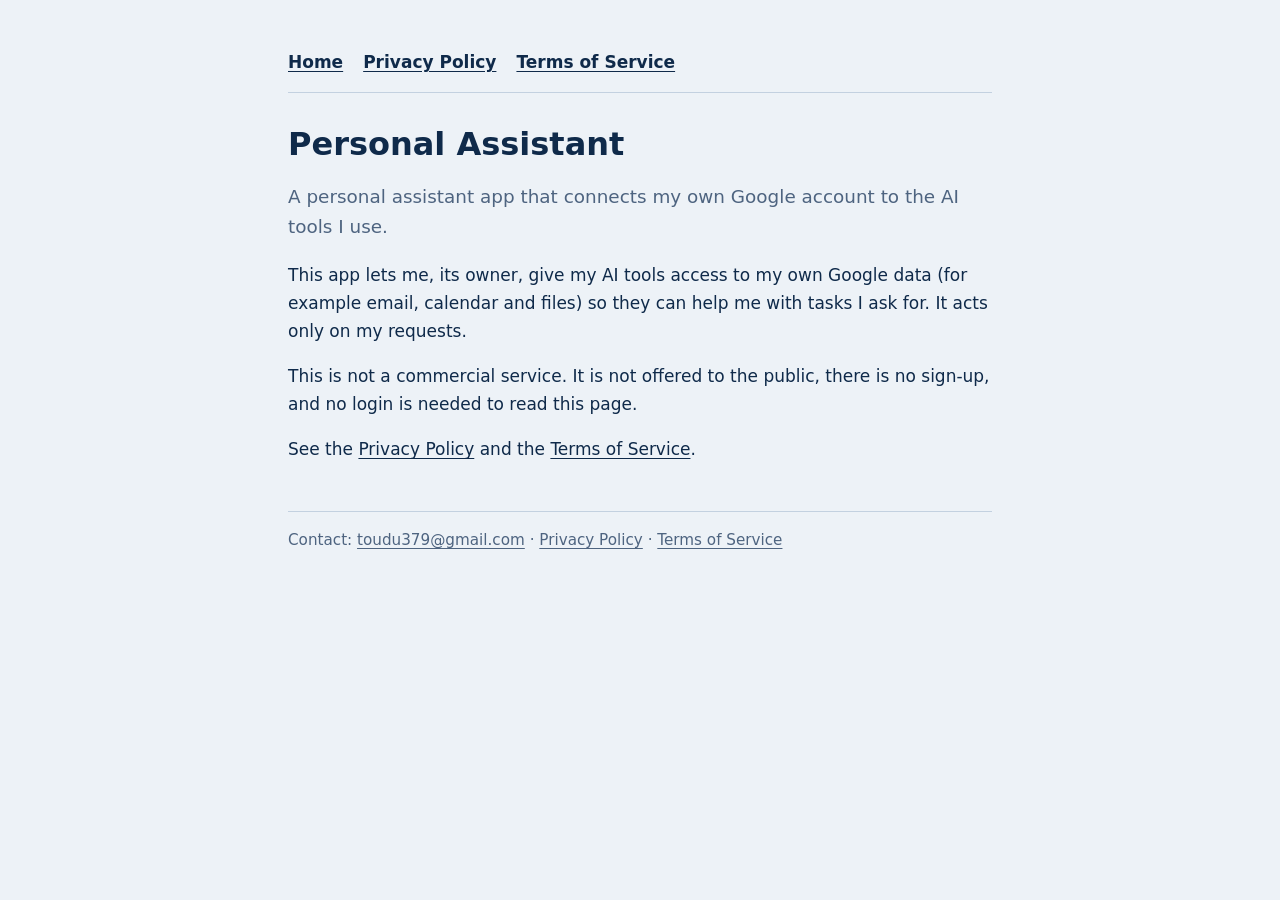
<file: index.html>
<!DOCTYPE html>
<html lang="en">
<head>
  <meta charset="utf-8">
  <meta name="viewport" content="width=device-width, initial-scale=1">
  <title>Personal Assistant</title>
  <meta name="description" content="A personal assistant app that connects its owner's Google account to their AI tools. Not a commercial service.">
  <link rel="stylesheet" href="style.css">
</head>
<body>
<main>
  <nav><a href="/">Home</a><a href="/privacy.html">Privacy Policy</a><a href="/terms.html">Terms of Service</a></nav>
  <h1>Personal Assistant</h1>
  <p class="lede">A personal assistant app that connects my own Google account to the AI tools I use.</p>
  <p>This app lets me, its owner, give my AI tools access to my own Google data (for example email, calendar and files) so they can help me with tasks I ask for. It acts only on my requests.</p>
  <p>This is not a commercial service. It is not offered to the public, there is no sign-up, and no login is needed to read this page.</p>
  <p>See the <a href="/privacy.html">Privacy Policy</a> and the <a href="/terms.html">Terms of Service</a>.</p>
  <footer>Contact: <a href="mailto:toudu379@gmail.com">toudu379@gmail.com</a> · <a href="/privacy.html">Privacy Policy</a> · <a href="/terms.html">Terms of Service</a></footer>
</main>
</body>
</html>
</file>
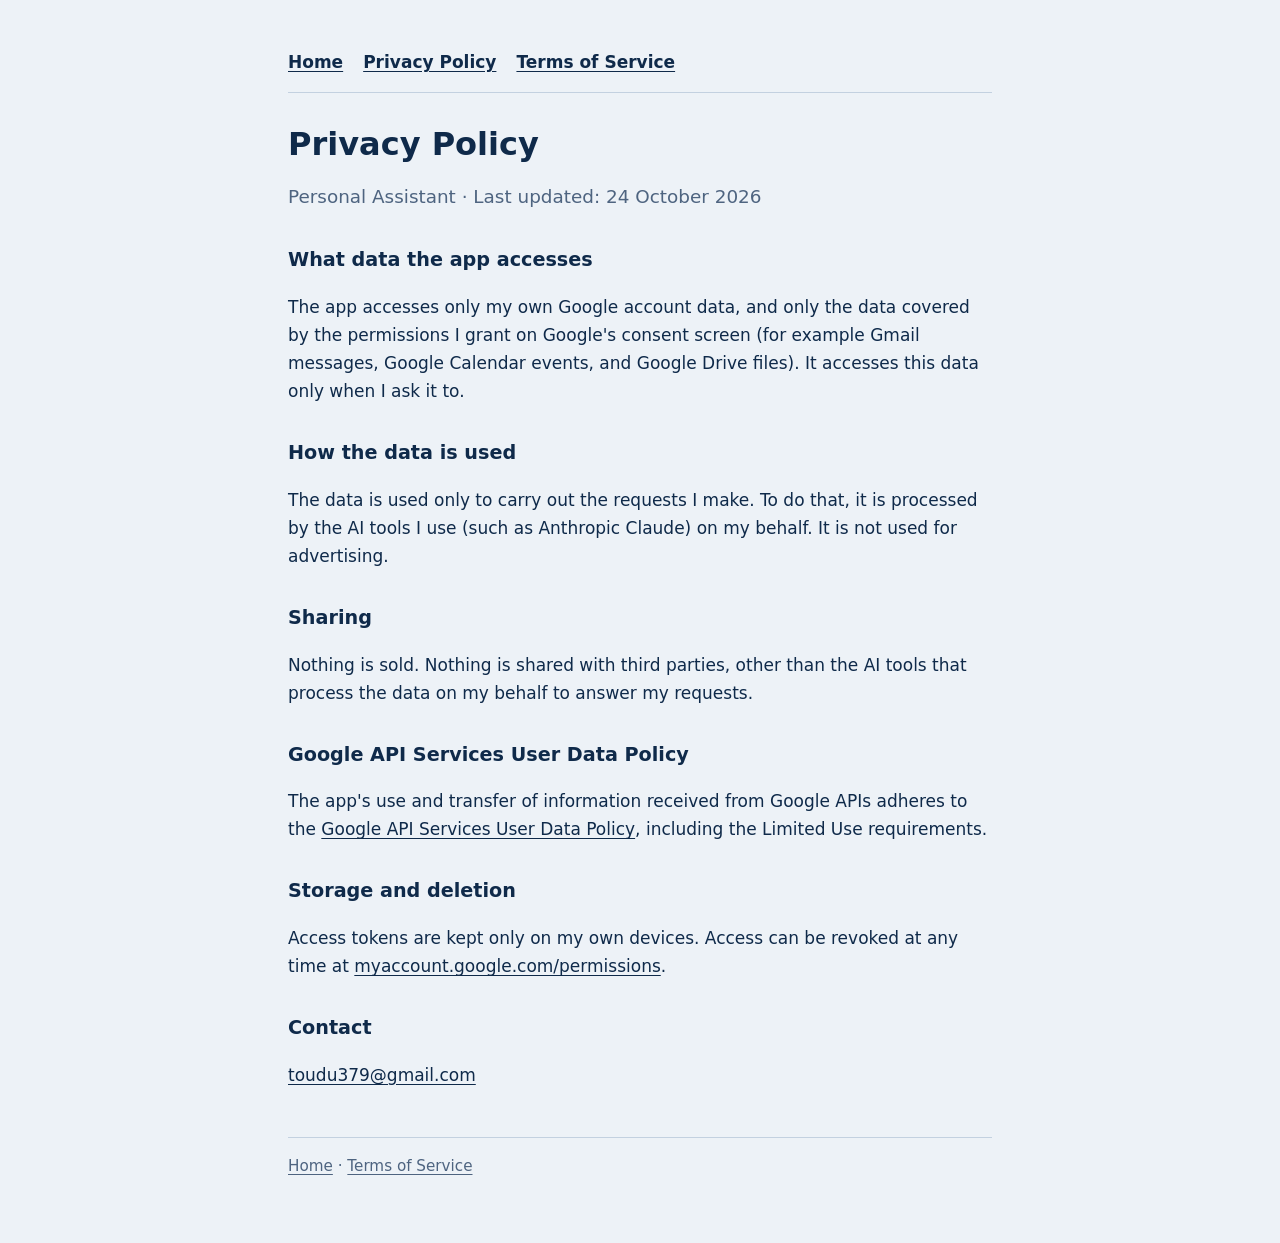
<file: privacy.html>
<!DOCTYPE html>
<html lang="en">
<head>
  <meta charset="utf-8">
  <meta name="viewport" content="width=device-width, initial-scale=1">
  <title>Privacy Policy</title>
  <meta name="description" content="How the Personal Assistant app accesses and uses Google user data.">
  <link rel="stylesheet" href="style.css">
</head>
<body>
<main>
  <nav><a href="/">Home</a><a href="/privacy.html">Privacy Policy</a><a href="/terms.html">Terms of Service</a></nav>
  <h1>Privacy Policy</h1>
  <p class="lede">Personal Assistant · Last updated: 24 October 2026</p>

  <h2>What data the app accesses</h2>
  <p>The app accesses only my own Google account data, and only the data covered by the permissions I grant on Google's consent screen (for example Gmail messages, Google Calendar events, and Google Drive files). It accesses this data only when I ask it to.</p>

  <h2>How the data is used</h2>
  <p>The data is used only to carry out the requests I make. To do that, it is processed by the AI tools I use (such as Anthropic Claude) on my behalf. It is not used for advertising.</p>

  <h2>Sharing</h2>
  <p>Nothing is sold. Nothing is shared with third parties, other than the AI tools that process the data on my behalf to answer my requests.</p>

  <h2>Google API Services User Data Policy</h2>
  <p>The app's use and transfer of information received from Google APIs adheres to the <a href="https://developers.google.com/terms/api-services-user-data-policy">Google API Services User Data Policy</a>, including the Limited Use requirements.</p>

  <h2>Storage and deletion</h2>
  <p>Access tokens are kept only on my own devices. Access can be revoked at any time at <a href="https://myaccount.google.com/permissions">myaccount.google.com/permissions</a>.</p>

  <h2>Contact</h2>
  <p><a href="mailto:toudu379@gmail.com">toudu379@gmail.com</a></p>

  <footer><a href="/">Home</a> · <a href="/terms.html">Terms of Service</a></footer>
</main>
</body>
</html>
</file>
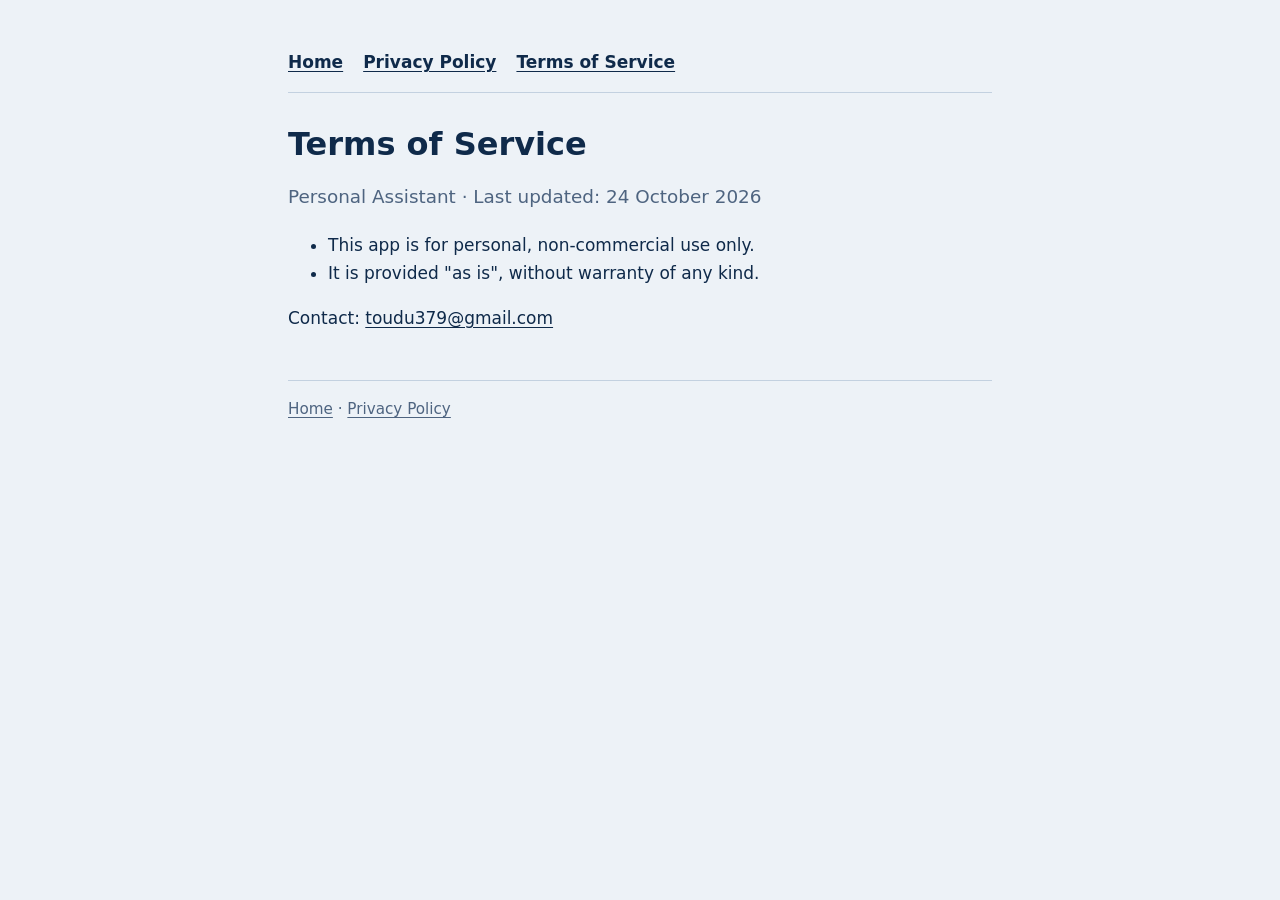
<file: terms.html>
<!DOCTYPE html>
<html lang="en">
<head>
  <meta charset="utf-8">
  <meta name="viewport" content="width=device-width, initial-scale=1">
  <title>Terms of Service</title>
  <link rel="stylesheet" href="style.css">
</head>
<body>
<main>
  <nav><a href="/">Home</a><a href="/privacy.html">Privacy Policy</a><a href="/terms.html">Terms of Service</a></nav>
  <h1>Terms of Service</h1>
  <p class="lede">Personal Assistant · Last updated: 24 October 2026</p>
  <ul>
    <li>This app is for personal, non-commercial use only.</li>
    <li>It is provided "as is", without warranty of any kind.</li>
  </ul>
  <p>Contact: <a href="mailto:toudu379@gmail.com">toudu379@gmail.com</a></p>
  <footer><a href="/">Home</a> · <a href="/privacy.html">Privacy Policy</a></footer>
</main>
</body>
</html>
</file>
<file: style.css>
:root{--bg:#EDF2F7;--ink:#0F2A4A;--soft:#4E6480;--line:#C3D1E0;color-scheme:light}
@media (prefers-color-scheme:dark){:root{--bg:#0E2A47;--ink:#E6EEF7;--soft:#9DB3CB;--line:#1D4168;color-scheme:dark}}
*{box-sizing:border-box}
body{margin:0;background:var(--bg);color:var(--ink);font:1.0625rem/1.65 system-ui,-apple-system,"Segoe UI",sans-serif}
main{max-width:46rem;margin:0 auto;padding:3rem 16px 4rem}
h1{font-size:2rem;line-height:1.2;margin:0 0 .5rem}
h2{font-size:1.2rem;margin:2rem 0 .5rem}
.lede{color:var(--soft);font-size:1.15rem}
a{color:inherit;text-underline-offset:3px;overflow-wrap:anywhere}
nav{display:flex;flex-wrap:wrap;gap:1.25rem;border-bottom:1px solid var(--line);padding-bottom:1rem;margin-bottom:2rem;font-weight:600}
footer{border-top:1px solid var(--line);margin-top:3rem;padding-top:1rem;color:var(--soft);font-size:.95rem}
</file>
